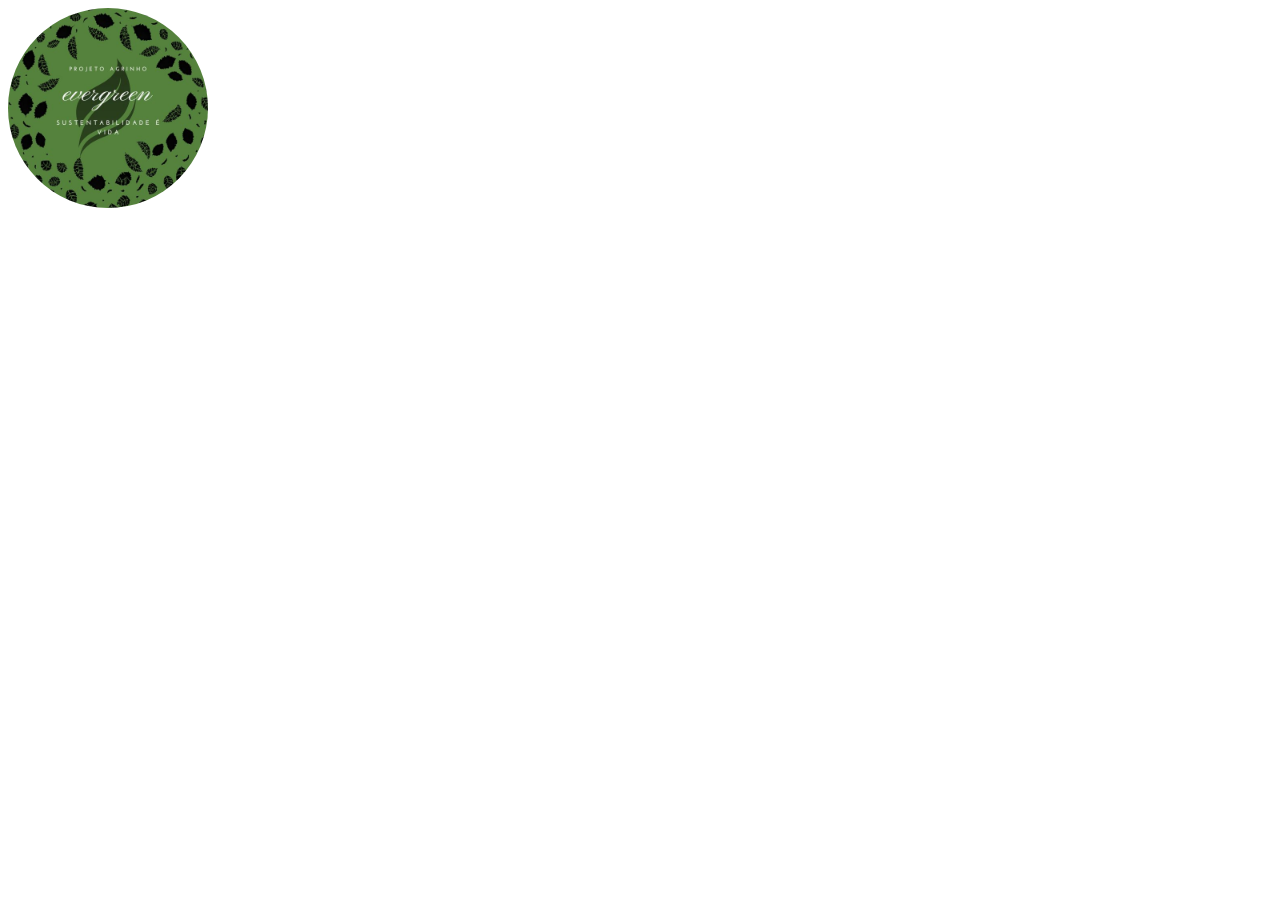
<file: imagem redonda/index.html>
<!DOCTYPE html>
<html lang="en">
<head>
    <meta charset="UTF-8">
    <meta name="viewport" content="width=device-width, initial-scale=1.0">
    <title>Document</title>
    <link rel="stylesheet" href="roda.css">
</head>
<body>
    <img src="evergreen (1).jpg" alt="profile">
    
</body>
</html>
</file>
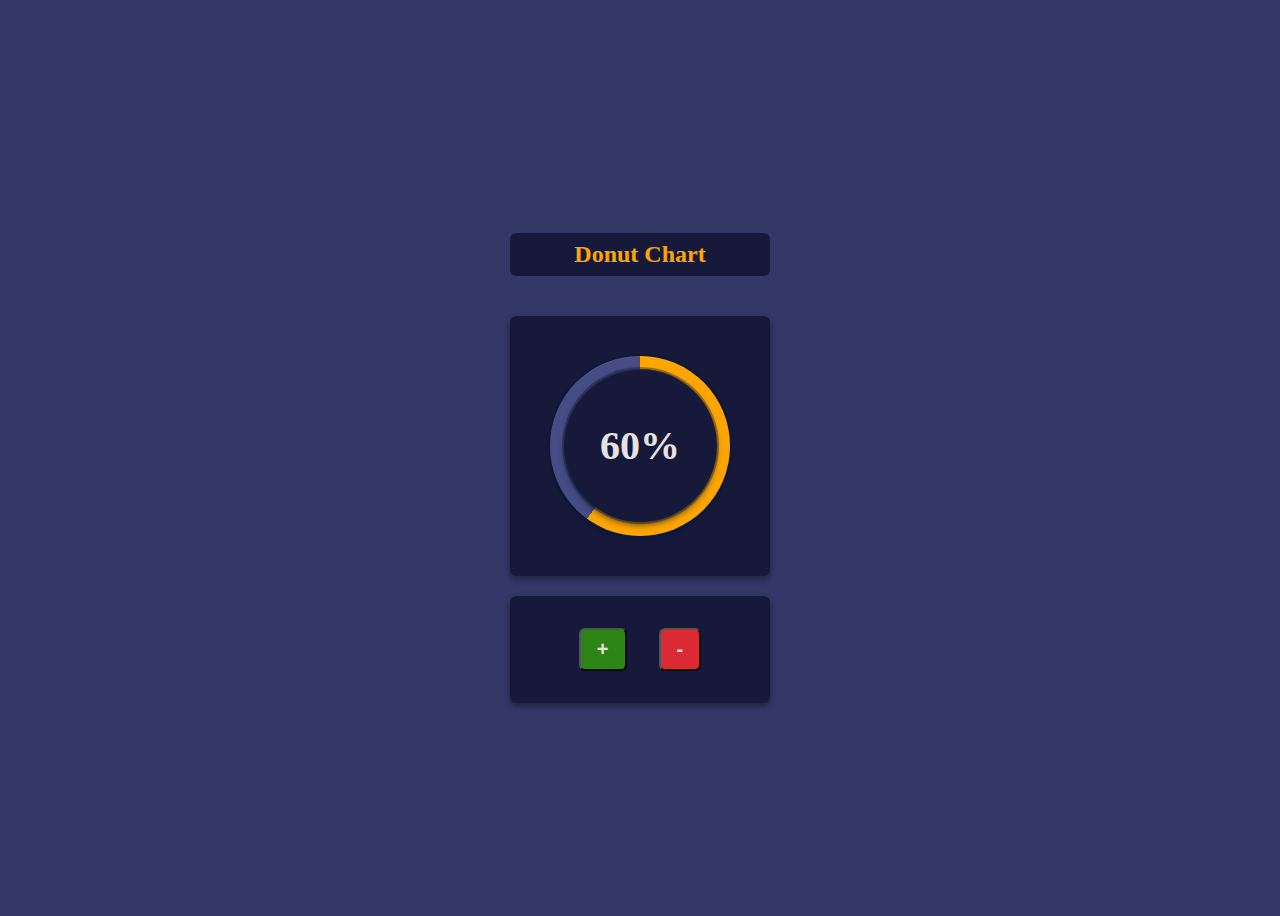
<file: T-j1/index.html>
<!DOCTYPE html>
<html lang="pt-br">
<head>
    <meta charset="UTF-8">
    <meta name="viewport" content="width=device-width, initial-scale=1.0">
    <title>Document</title>
    <link rel="stylesheet" href="style.css">
</head>
<body>
    
</body>
</html>

<head>
<meta charset="UTF-8">
<meta http-equiv="X-UA-Compatible" content="IE=edge">
<meta name="viewport" content="width=device-width, initial-scale=1.0">

<link rel="stylesheet" href="style.css">

<title>Donut Chart</title>

</head>

<body>

<div class="container">


<h2 class="title">Donut Chart</h2>

<div class="card">

<div id="circularProgressBar" class="progress-bar">
<div class="progress-bar-inner">
<h2 class="progress-value">100%</h2>
</div>
</div>
</div>

<div class="card card-button">
<button onclick="addValue(5);">+</button>
<button class="minus" onclick="decreaseValue(5);">-</button>
</div>

</div>

<script src="script.js"></script>

</body>

</html>
</file>
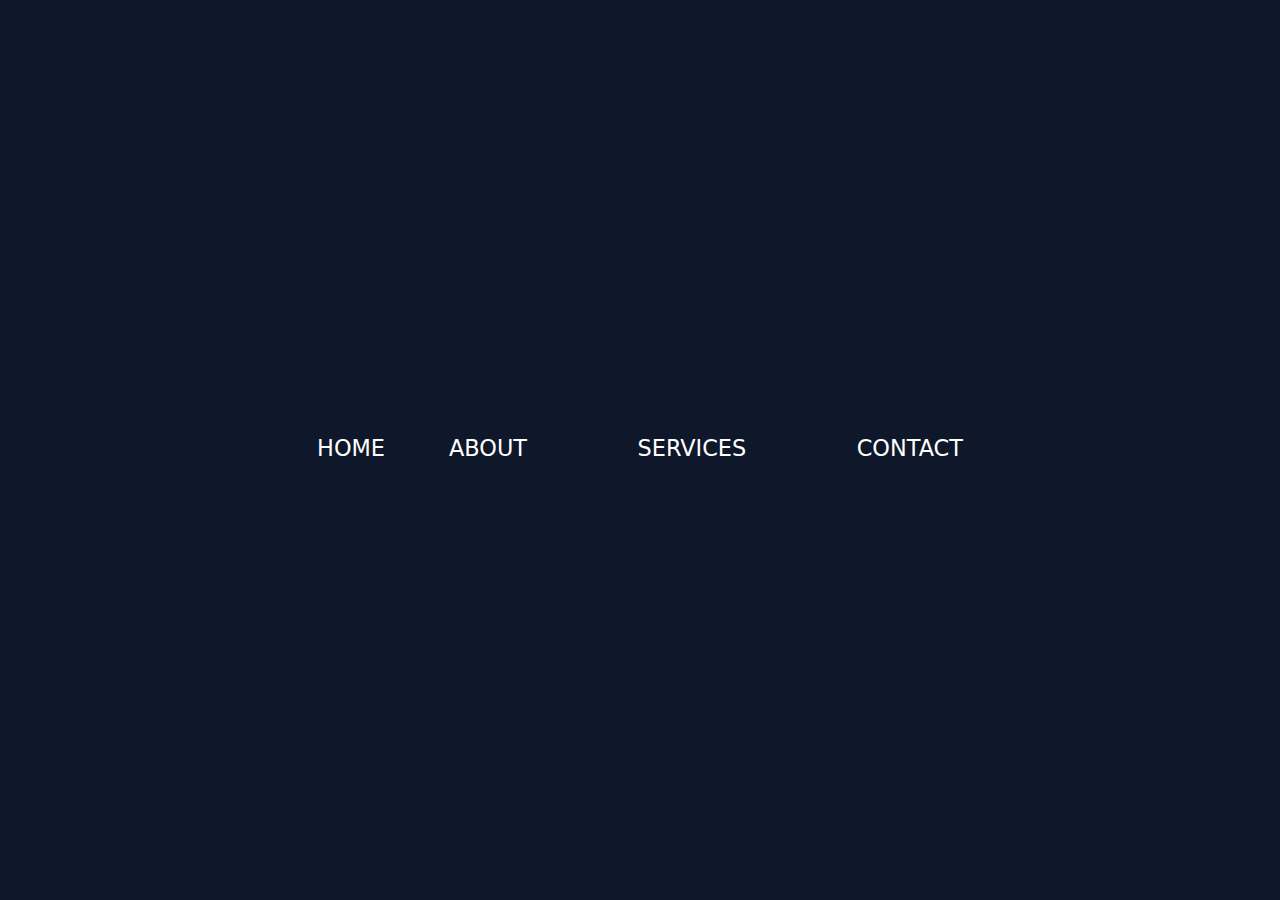
<file: T-j2/index.html>
<!DOCTYPE html>
<html lang="en">
<head>
    <meta charset="UTF-8">
    <meta name="viewport" content="width=device-width, initial-scale=1.0">
    <title>Document</title>
    <link rel="stylesheet" href="style.css">
</head>
<body>
    <nav>
        <button type="button" title="Home">
          <span>Home</span>
          <span class="material-symbols-outlined" aria-hidden="true">home</span>
          <svg viewBox="0 0 300 300" aria-hidden="true">
            <g>
              <text fill="currentColor">
                <textPath xlink:href="#circlePath">Home</textPath>
              </text>
              <text fill="currentColor">
                <textPath xlink:href="#circlePath" startOffset="50%">Home</textPath>
              </text>
            </g>
          </svg>
        </button>
        <button type="button">
          <span>About</span>
          <span class="material-symbols-outlined" aria-hidden="true">info</span>
          <svg viewBox="0 0 300 300" aria-hidden="true">
            <g>
              <text fill="currentColor">
                <textPath xlink:href="#circlePath">About</textPath>
              </text>
              <text fill="currentColor">
                <textPath xlink:href="#circlePath" startOffset="50%">About</textPath>
              </text>
            </g>
          </svg>
        </button>
        <button type="button">
          <span>Services</span>
          <span class="material-symbols-outlined" aria-hidden="true">linked_services</span>
          <svg viewBox="0 0 300 300" aria-hidden="true">
            <g>
              <text fill="currentColor">
                <textPath xlink:href="#circlePath">Services</textPath>
              </text>
              <text fill="currentColor">
                <textPath xlink:href="#circlePath" startOffset="50%">Services</textPath>
              </text>
            </g>
          </svg>
        </button>
        <button type="button">
          <span>Contact</span>
          <span class="material-symbols-outlined" aria-hidden="true">email</span>
          <svg viewBox="0 0 300 300">
            <g>
              <text fill="currentColor" aria-hidden="true">
                <textPath xlink:href="#circlePath">Contact</textPath>
              </text>
              <text fill="currentColor">
                <textPath xlink:href="#circlePath" startOffset="50%">Contact</textPath>
              </text>
            </g>
          </svg>
        </button>
      </nav>
      
      <!-- SVG template with dynamic text -->
      <svg version="1.1" xmlns="http://www.w3.org/2000/svg" xmlns:xlink="http://www.w3.org/1999/xlink" viewBox="0 0 300 300" width="0" height="0">
        <defs>
          <path id="circlePath" d="M 150, 150 m -50, 0 a 50,50 0 0,1 100,0 a 50,50 0 0,1 -100,0" />
        </defs>
      </svg>
    
</body>
</html>
</file>
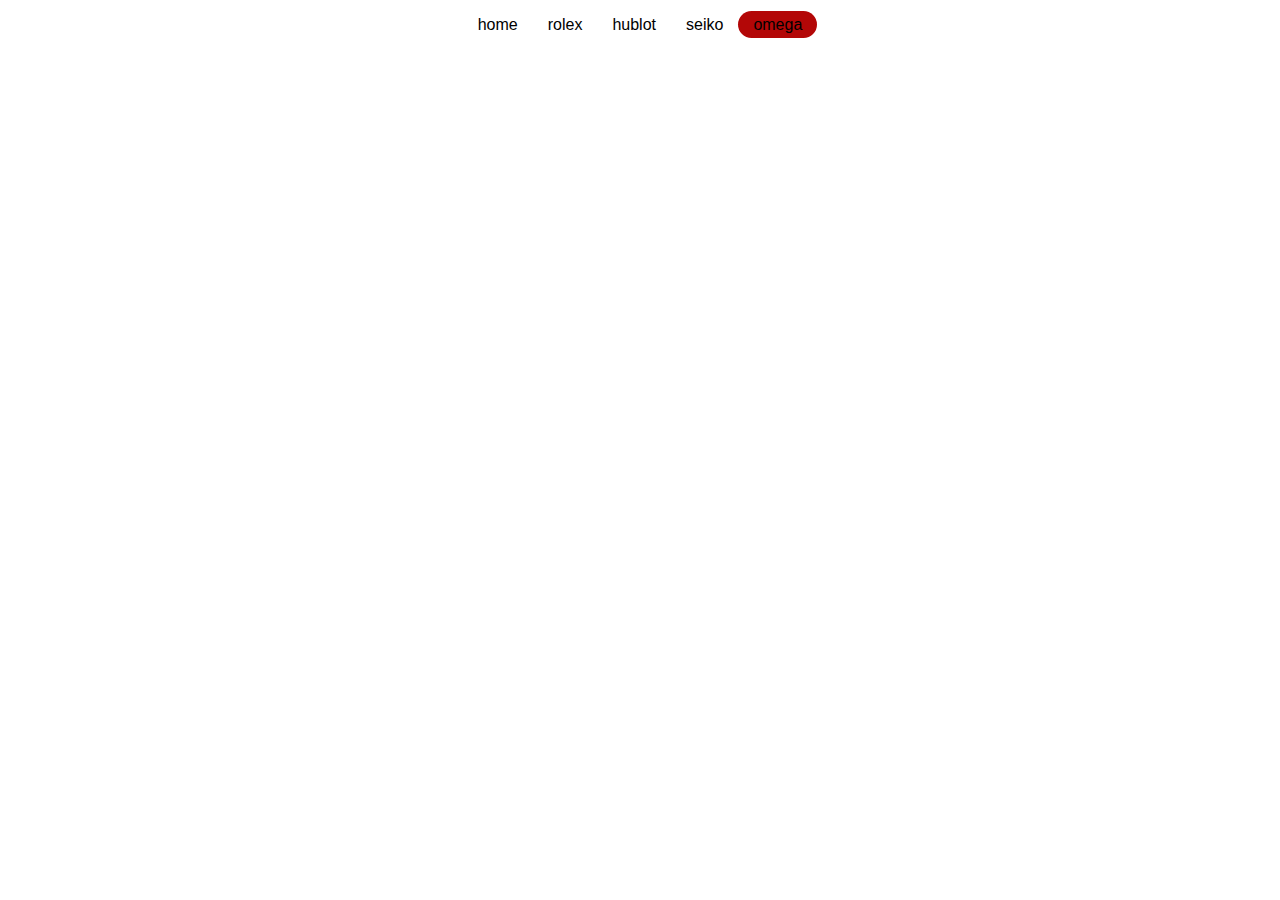
<file: cabeçalho/cabe.html>
<!DOCTYPE html>
<html lang="en">
<head>
    <meta charset="UTF-8">
    <meta name="viewport" content="width=device-width, initial-scale=1.0">
    <title>Document</title>
    <link rel="stylesheet" href="cabe.css">
</head>
<body>
    <header>
        <ul>
          <li><a href="pre.html">home</a></li>
          <li><a href="03.html">rolex</a></li>
          <li><a href="04.html">hublot</a></li>
          <li><a href="sk.html">seiko</a></li>
          <li><a href="01.html"class="active">omega</a></li>
        <ul>
    </header>
</body>
</html>
</file>
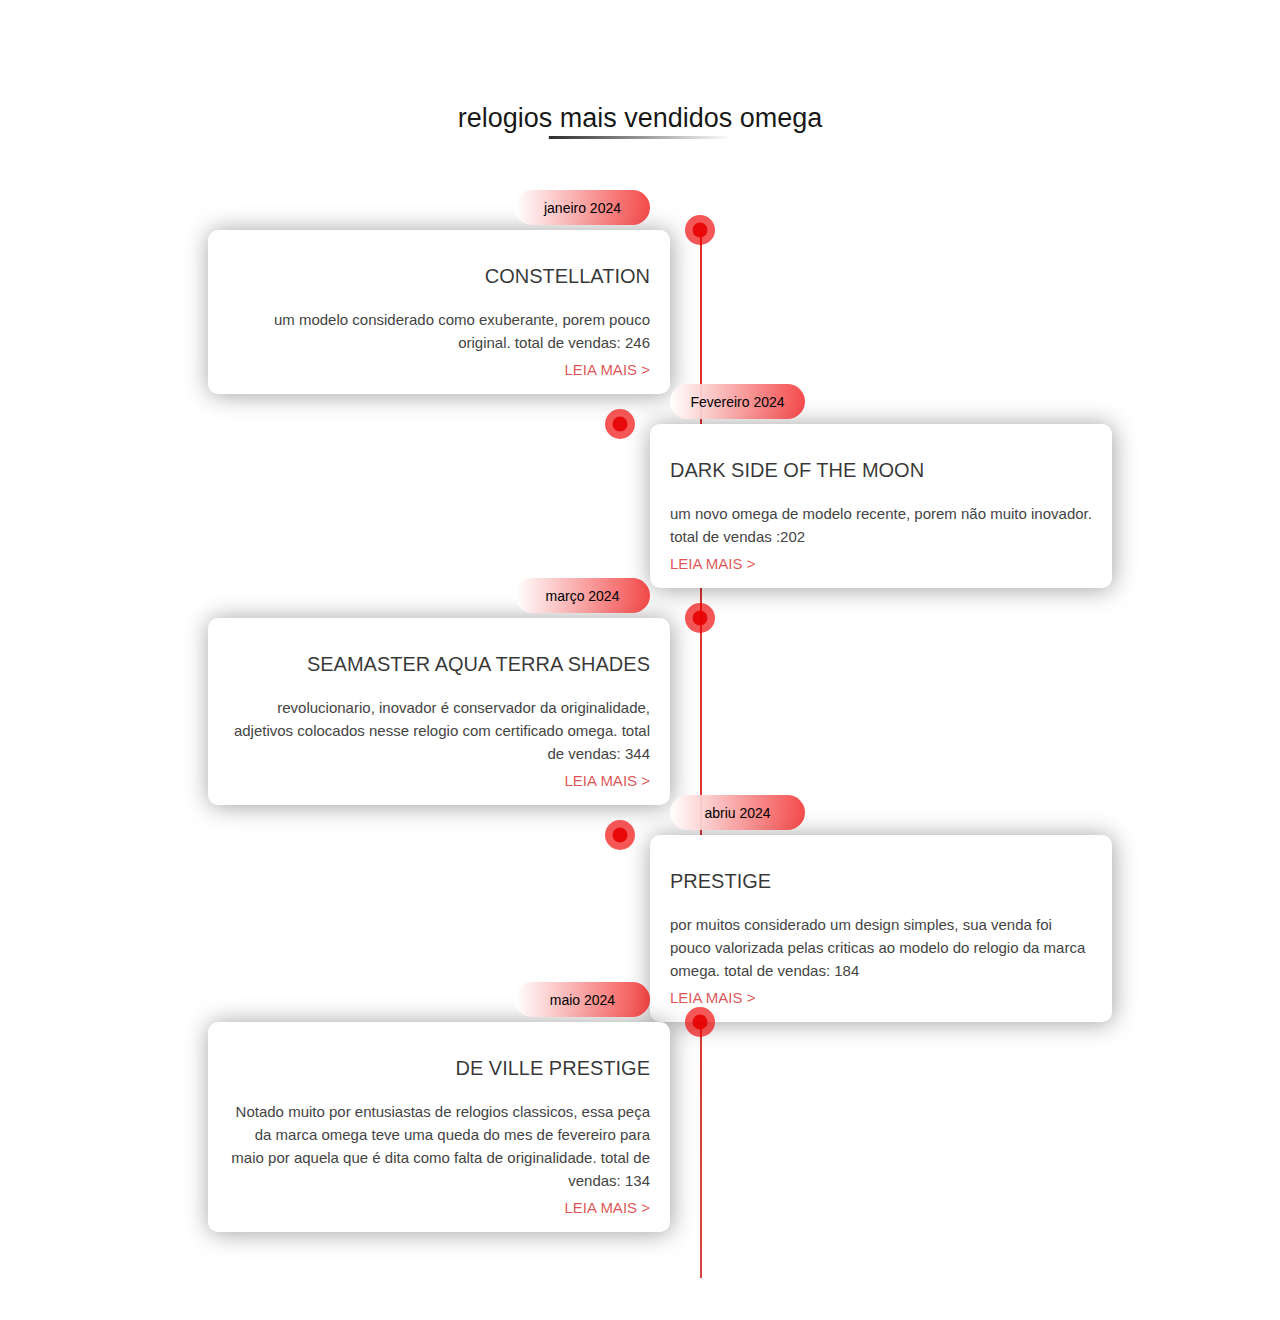
<file: linha/linha.html>
<!DOCTYPE html>
<html lang="en">
<head>
    <meta charset="UTF-8">
    <meta name="viewport" content="width=device-width, initial-scale=1.0">
    <title>Document</title>
    <link rel="stylesheet" href="linha.css">
</head>
<body>

<div class="main">
    <h5 class="heading">relogios mais vendidos omega</h5>
    <div class="container">
        <ul>
            <li>
                <h3 class="title">CONSTELLATION</h3>
                <p>um modelo considerado como exuberante, porem pouco original. total de vendas: 246</p>
                <a href="#">LEIA MAIS ></a>
                <span class="circle"></span>
                <span class="date">janeiro 2024</span>
            </li>
            <li>
                <h3 class="title">DARK SIDE OF THE MOON</h3>
                <p>um novo omega de modelo recente, porem não muito inovador. total de vendas :202</p>
                <a href="#">LEIA MAIS ></a>
                <span class="circle"></span>
                <span class="date">Fevereiro 2024</span>
            </li>
            <li>
                <h3 class="title">SEAMASTER AQUA TERRA SHADES</h3>
                <p>revolucionario, inovador é conservador da originalidade,
                     adjetivos colocados nesse relogio com certificado omega. total de vendas: 344</p>
                <a href="#">LEIA MAIS ></a>
                <span class="circle"></span>
                <span class="date">março 2024</span>
            </li>
            <li>
                <h3 class="title">PRESTIGE</h3>
                <p>por muitos considerado um design simples, sua venda foi pouco valorizada pelas criticas
                   ao modelo do relogio da marca omega. total de vendas: 184 </p>
                <a href="#">LEIA MAIS ></a>
                <span class="circle"></span>
                <span class="date">abriu 2024</span>
            </li>
            <li>
                <h3 class="title">DE VILLE PRESTIGE</h3>
                <p>Notado muito por entusiastas de relogios classicos, essa peça da marca omega teve uma queda do mes de fevereiro para maio
                    por aquela que é dita como falta de originalidade. 
                    total de vendas: 134</p>
                <a href="#">LEIA MAIS ></a>
                <span class="circle"></span>
                <span class="date">maio 2024</span>
            </li>
        </ul>
    </div>
 </div>
</body>
</html>
</file>
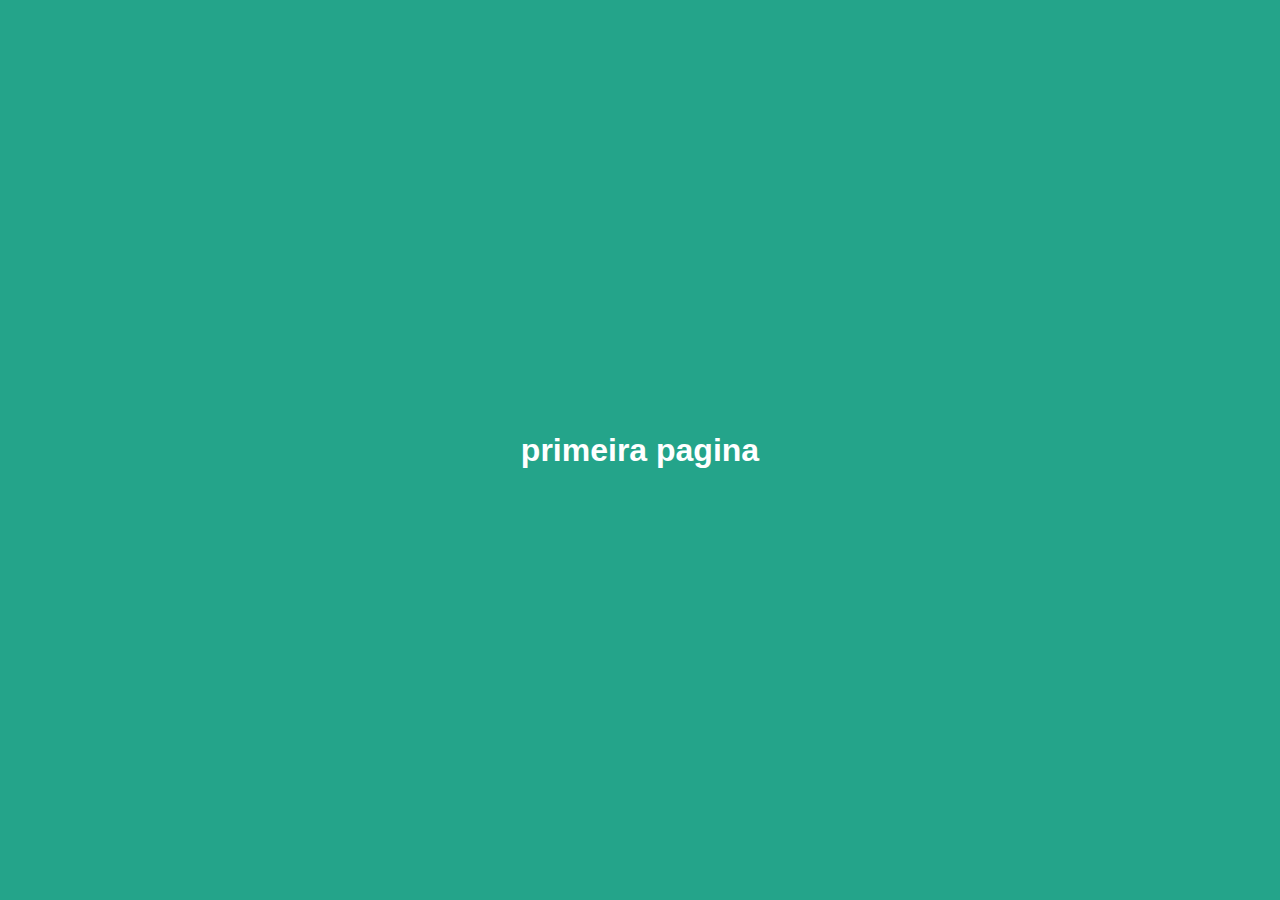
<file: paginacolor/car.html>
<!DOCTYPE html>
<html lang="en">
<head>
    <meta charset="UTF-8">
    <meta http-equiv="X-UA-Compatible" content="IE=edge">
    <meta name="viewport" content="width=device-width, initial-scale=1.0">
    <title>Document</title>
    <link rel="stylesheet" href="car.css">
</head>
<body>
    <div class="container">
        <section class="one">
            <h1>primeira pagina</h1>
        </section>
        <section class="two">
            <h1>segunda pagina</h1>
        </section>
        <section class="three">
            <h1>terceira pagina</h1>
        </section>
        <section class="four">
            <h1>quarta pagina</h1>
        </section>
    </div>
  </body>
</html>
</file>
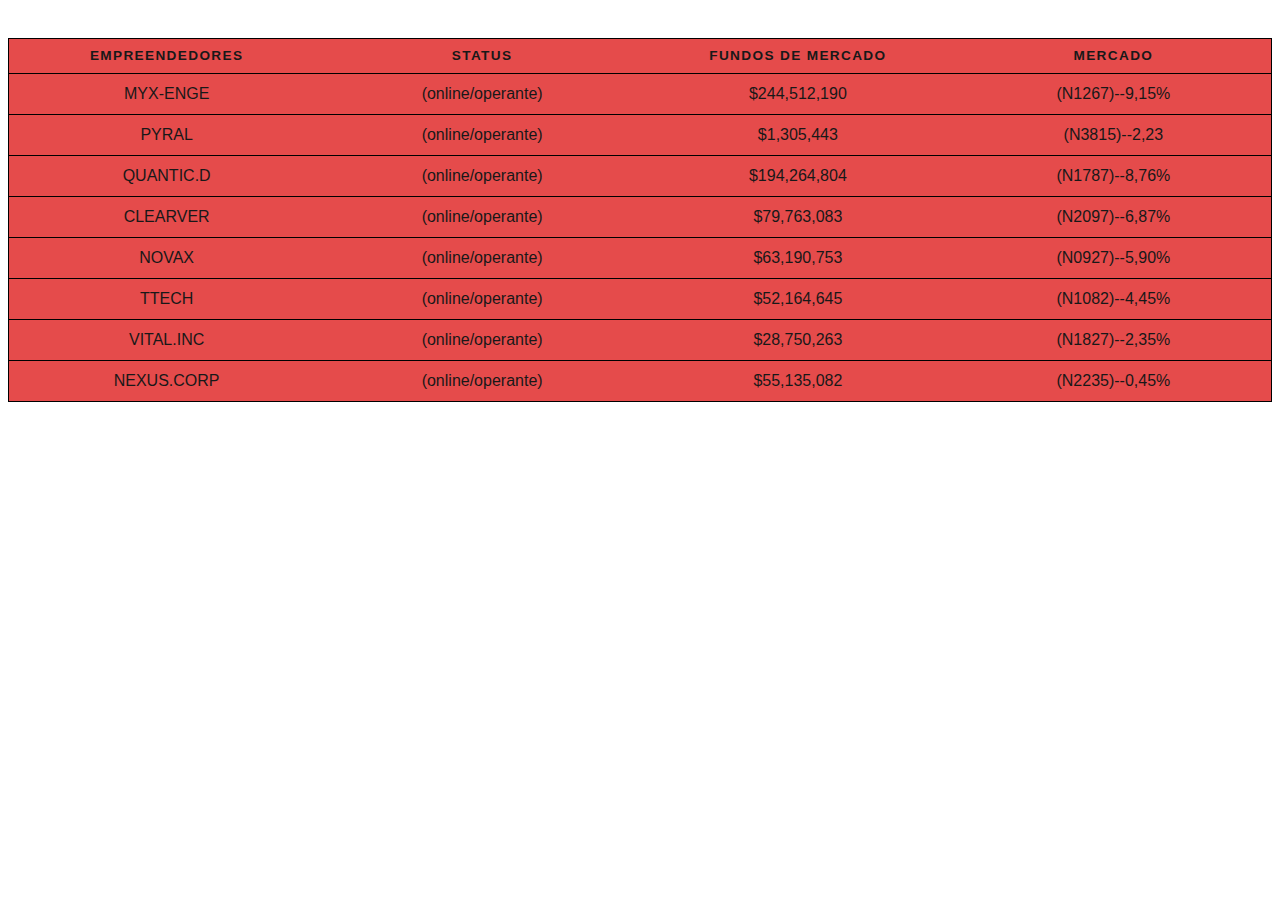
<file: tabela/tab.html>
<!DOCTYPE html>
<html lang="en">
<head>
    <meta charset="UTF-8">
    <meta name="viewport" content="width=device-width, initial-scale=1.0">
    <title>Document</title>
    <link rel="stylesheet" href="tab.css">
</head>
<body>
    <table>
    <caption></caption>
    <head>
      <tr>
        <th scope="col">empreendedores</th>
        <th scope="col">status</th>
        <th scope="col">fundos de mercado</th>
        <th scope="col">mercado</th>
      </tr>
      <tr>
        <td data-label="empreendedores">MYX-ENGE</td>
        <td data-label="status">(online/operante)</td>
        <td data-label="fundos de mercado">$244,512,190</td>
        <td data-label="mercado">(N1267)--9,15%</td>
      </tr>
      <tr>
        <td scope="row" data-label="empreendedores">PYRAL</td>
        <td data-label="status">(online/operante)</td>
        <td data-label="fundos de mercado">$1,305,443</td>
        <td data-label="mercado">(N3815)--2,23</td>
      </tr>
      <tr>
        <td scope="row" data-label="empreendedores">QUANTIC.D</td>
        <td data-label="status">(online/operante)</td>
        <td data-label="fundos de mercado">$194,264,804</td>
        <td data-label="mercado">(N1787)--8,76%</td>
      </tr>
      <tr>
        <td scope="row" data-label="empreendedores">CLEARVER</td>
        <td data-label="status">(online/operante)</td>
        <td data-label="fundos de mercado">$79,763,083</td>
        <td data-label="mercado">(N2097)--6,87%</td>
      </tr>
      <tr>
        <td data-label="empreendedores">NOVAX</td>
        <td data-label="status">(online/operante)</td>
        <td data-label="fundos de mercado">$63,190,753</td>
        <td data-label="mercado">(N0927)--5,90%</td>
      </tr>
      <tr>
        <td data-label="empreendedores">TTECH</td>
        <td data-label="status">(online/operante)</td>
        <td data-label="fundos de mercado">$52,164,645</td>
        <td data-label="mercado">(N1082)--4,45%</td>
      </tr>
      <tr>
        <td data-label="empreendedores">VITAL.INC</td>
        <td data-label="status">(online/operante)</td>
        <td data-label="fundos de mercado">$28,750,263</td>
        <td data-label="mercado">(N1827)--2,35%</td>
      </tr>
      <tr>
        <td data-label="empreendedores">NEXUS.CORP</td>
        <td data-label="status">(online/operante)</td>
        <td data-label="fundos de mercado">$55,135,082</td>
        <td data-label="mercado">(N2235)--0,45%</td>
      </tr>
    </body>
  </table>
</body>
</html>
</file>
<file: imagem redonda/roda.css>
img{
    /*arredonda a imagem*/
    border-radius: 100%;
    /*deixa a imagem quadrada*/
    height: 200px;
    width: 200px;
    /*nao deixa que a imagem fique esticada*/
    object-fit: cover;
    /*deixa a imagem centralizada*/
    background-position: center center;
  }
</file>
<file: T-j1/style.css>
*:before {
    margin: 0;
    padding: 0;
    border: 0;
    font-size: 100%;
    vertical-align: baseline;
    text-decoration: none;
    }
    :root {
    --dark-blue: #17193b;
    --purple: #474d84;
    --purple-secondary: #333867;
    --green: #2d8515;
    --red: #db2a34;
    --orange: orange;
    --title-primary-color: rgb(231 226 226);
    }
    body {
    height: 100vh;
    display: flex;
    justify-content: center;
    align-items: center;
    background-color: var(--purple-secondary);
    }
    .container {
    display: flex;
    flex-direction: column;
    justify-content: center;
    gap: 20px;
    }
    .title {
    padding: 0.5rem;
    border-radius: 6px;
    background: var(--dark-blue);
    text-align: center;
    color: var(--orange);
    font-weight: 900;
    font-size: 24px;
    }
    .card {
    display: flex;
    justify-content: center;
    align-items: center;
    padding: 40px;
    border-radius: 6px;
    background: var(--dark-blue);
    box-shadow: rgba(0, 0, 0, 0.16) 0px 3px 6px, rgba(0, 0, 0, 0.23) 0px 3px 6px;
    }
    .card-button {
    gap: 2rem;
    padding: 2rem;
    }
    button {
    padding: 0.5rem 1rem;
    border-radius: 6px;
    font-weight: 700;
    font-size: 20px;
    background-color: var(--green);
    color: var(--title-primary-color);
    }
    button.minus {
    background-color: var(--red);
    }
    button:hover {
    transform: scale(0.99);
    }
    button:active {
    background-color: rgb(128, 171, 74);
    transform: scale(0.96);
    transition: all 0.3s ease 0s;
    }
    .progress-bar {
    height: 180px;
    width: 180px;
    display: flex;
    align-items: center;
    justify-content: center;
    background: conic-gradient(orange 360deg, purple 0deg);
    border-radius: 50%;
    /* animation: pulse 3s infinite; */
    transition: all ease;
    box-shadow: rgba(6, 24, 44, 0.4) 0px 0px 0px 2px,
    rgba(6, 24, 44, 0.65) 0px 4px 6px -1px,
    rgba(255, 255, 255, 0.08) 0px 1px 0px inset;
    }
    .progress-bar-inner {
    width: 85%;
    height: 85%;
    display: flex;
    align-items: center;
    justify-content: center;
    background: var(--dark-blue);
    border-radius: 50%;
    box-shadow: rgba(6, 24, 44, 0.4) 0px 0px 0px 2px,
    rgba(6, 24, 44, 0.65) 0px 4px 6px -1px,
    rgba(255, 255, 255, 0.08) 0px 1px 0px inset;
    }
    .progress-bar-inner h2 {
    color: var(--title-primary-color);
    font-weight: 900;
    font-size: 40px;
    }
</file>
<file: cabeçalho/cabe.css>
canvas {
    display: block;
    margin: 0 auto;
}
header .logo
{
 color:rgb(0, 0, 0);
 font-weight: 700;
 text-decoration: none;
 font-size: 2em;
 text-transform: uppercase;
 letter-spacing: 2px;
 transition: .4s;
}
header ul
{
 display: flex;
 justify-content: center;
 align-items: center;
 font-family: 'Poppins', sans-serif;
}
header ul
{
  list-style: none;
  margin-left: 10px;
}
header ul li a
{
  text-decoration: none;
  padding: 5px 15px;
  color: rgb(0, 0, 0);
  border-radius: 20px;
}
header ul li a:hover,
header ul li a.active
{
  background: rgb(179, 7, 7);
  color: rgb(0, 0, 0);
}
section
{
  width: 150%;
  background: rgb(0, 0, 0);
  background-position:10% 5% ;
  height: 10px;
  padding:100px;
  transform: translateY(800px);
  align-items: center;
}
#text
{
  position: absolute;
  color: rgba(194, 5, 5, 0.877);
  white-space: nowrap;
  font-size: 7.5vw;
  font-size: 1.5em;}
</file>
<file: linha/linha.css>
.main {
    width: 100%;
    height: auto;
    background-color: rgb(255, 255, 255);
    font-family: 'Poppins', sans-serif;
    padding: 50px 0;
    display: grid;
    place-items: center;
}

.main .heading {
    font-size: 27px;
    font-weight: 500;
    color: rgba(0, 0, 0, 0.904);
    position: relative;
    margin-bottom: 80px;
}

.heading::after {
    position: absolute;
    content: ' ';
    width: 50%;
    height: 3px;
    left: 50%;
    bottom: -5px;
    background-image: linear-gradient(to right, rgba(0, 0, 0, 0.822), #fff);
    transform: translateX(-50%);
}

.container {
    width: 70%;
    height: auto;
    position: relative;
}

.container::after {
    position: absolute;
    content: ' ';
    width: 2px;
    height: 100%;
    background-image: linear-gradient(to bottom, rgba(219, 11, 11, 0.863),rgba(209, 0, 0, 0.753));
}

.container ul {
    list-style: none;
}

.container ul li {
    width: 50%;
    height: auto;
    padding: 15px 20px;
    background-color: #fff;
    box-shadow: 1px 1px 25px rgba(0, 0, 0, 0.384);
    border-radius: 10px;
    margin-bottom: 30px;
    z-index: 99;
    position: relative;
}

.container ul li:nth-child(odd) {
    float: left;
    clear: right;
    transform: translateX(-30px);
    text-align: right;
}

.container ul li:nth-child(odd) .date {
    right: 20px;
}

.container ul li:nth-child(even) {
    float: right;
    clear: left;
    transform: translateX(30px);
}

.container ul li:nth-child(4) {
    margin-bottom: 0;
}

.container ul li .title {
    font-size: 20px;
    font-weight: 500;
    color: rgba(0, 0, 0, 0.795);
}

ul li p{
    font-size: 15px;
    color: #444;
    margin: 7px 0;
    line-height: 23px;
}

ul li a {
    font-size: 15px;
    color: rgba(212, 27, 27, 0.767);
    text-decoration: none;
}

ul li .date {
    position: absolute;
    top: -40px;
    width: 135px;
    height: 35px;
    border-radius: 20px;
    color: #000000;
    background-image: linear-gradient(to right, rgb(255, 255, 255), rgba(240, 0, 0, 0.705));
    display: grid;
    place-items: center;
    font-size: 14px;
}

.container ul li .circle {
    width: 30px;
    height: 30px;
    background-color: rgba(240, 0, 0, 0.658);
    border-radius: 50%;
    position: absolute;
    top: 0;
}

.container ul li .circle::after {
    content: ' ';
    width: 15px;
    height: 15px;
    background-color: rgba(230, 0, 0, 0.884);
    border-radius: 50%;
    position: absolute;
    top: 50%;
    left: 50%;
    transform: translate(-50%, -50%);
}

.container ul li:nth-child(odd) .circle{
    right: -30px;
    transform: translate(50%, -50%);
}

.container ul li:nth-child(even) .circle{
    left: -30px;
    transform: translate(-50%, -50%);
}

/* Responsividade do elemento */
@media screen and (max-width:1224px) {
    .container {
        width: 85%;
    }
}

@media screen and (max-width:933px) {
    .container {
        width: 80%;
        transform: translateX(15px);
    }

    .container ul::after {
        left: -30px;
    }
    
    .container ul li {
        width: 100%;
        float: none;
        clear: none;
        margin-bottom: 80px;
    }

    .container ul li:nth-child(odd) {
        transform: translateX(0);
        text-align: left;

    }

    .container ul li:nth-child(odd) .date {
        left: 20px;
    }

    .container ul li:nth-child(odd) .circle {
        left: -30px;
        transform: translate(-50%, -50%);
    }

    .container ul li:nth-child(even) {
        transform: translateX(0);
        
    }
}
</file>
<file: paginacolor/car.css>
* {
    margin: 0;
    padding: 0;
    box-sizing: border-box;
    font-family: sans-serif;
}

section {
    height: 100vh;
    display: flex;
    justify-content: center;
    align-items: center;
    color: white;
    scroll-snap-align: start;

}
.container{
    scroll-snap-type: y mandatory ;
    overflow-y: scroll;
    height: 100vh;
    scroll-padding: 100px;
}

.one {
    background-color: rgb(36, 164, 138);
}
.two {
    background: rgb(211, 79, 79);
    height: 50vh;
}
.three {
    background: rgb(67, 91, 175);
    height: 300vh;
}
.four {
    background: lightsalmon
}
</file>
<file: tabela/tab.css>
table {
    border: 1px solid #ccc;
    border-collapse: collapse;
    margin: 0;
    padding: 0;
    width: 100%;
    table-layout: fixed;
  }
  
  table caption {
    font-size: 1.5em;
    margin: .5em 0 .75em;
  }
  
  table tr {
    background-color: rgba(221, 13, 13, 0.824);
    opacity: 0.9;
    border: 1px solid #000000;
    padding: .35em;
  }
  
  table th,
  table td {
    padding: .625em;
    text-align: center;
  }
  
  table th {
    font-size: .85em;
    letter-spacing: .1em;
    text-transform: uppercase;
  }
  
  @media screen and (max-width: 600px) {
    table {
      border: 0;
    }
  
    table caption {
      font-size: 1.3em;
    }
    
    table thead {
      border: none;
      clip: rect(0 0 0 0);
      height: 1px;
      margin: -1px;
      overflow: hidden;
      padding: 0;
      position: absolute;
      width: 1px;
    }
    
    table tr {
      border-bottom: 3px solid #ddd;
      display: block;
      margin-bottom: .625em;
    }
    
    table td {
      border-bottom: 1px solid #ddd;
      display: block;
      font-size: .8em;
      text-align: right;
    }
    
    table td::before {
    
      content: attr(data-label);
      float: left;
      font-weight: bold;
      text-transform: uppercase;
    }
    
    table td:last-child {
      border-bottom: 0;
    }
  }

  
  /* general styling */
  body {
    font-family: "Open Sans", sans-serif;
    line-height: 1.25;
  }
</file>
<file: T-j2/style.css>
*{
    margin: 0;
    padding: 0;
    box-sizing: border-box;
}
/* reset button */
button {
    appearance: none;
    background-color: transparent;
    border: none;
    cursor: pointer;
    outline: none;
    padding: 0;
    margin: 0;
    font-family: inherit;
    font-size: inherit;
    color: inherit;
    text-decoration: none;
    text-transform: none;
    line-height: normal;
    overflow: visible;
}

body{
    min-height: 100svh;
    background-color: rgb(15, 23, 42);
    color: white;
    display: grid;
    place-content: center;
    font-size: 1rem;
    font-family: system-ui;
}

nav {
    --_clr-txt: rgb(255, 255, 255);
    --_clr-txt-svg: rgb(147, 158, 184);
    --_ani-speed: 6s; /* speed of rotating text */

    display: flex;
    /*flex-wrap: wrap;*/
    gap: 1rem;
    font-size: 1.4rem;
}
nav>button {
    position: relative;
    display: grid;
    place-content: center;
    grid-template-areas: 'stack';
    padding: 0 1.5rem;
    text-transform: uppercase;
    font-weight: 300;
}

/* place button items on top of each other */
nav>button>span {
    transition: all 300ms ease-in-out;
    grid-area: stack;
}
/* nav icon */
nav>button>span:last-of-type {
    margin-top: 0.25rem;
    transform: scale(0);
    transition-delay: 0ms;
    border-radius: 50%;
}
/* hover - hide text */
nav>button:focus-visible>span:first-of-type,
nav>button:hover>span:first-of-type {
    transform: scale(0);
}
/* hover - reveal icon */
nav>button:focus-visible>span:last-of-type,
nav>button:hover>span:last-of-type {
    transform: scale(1);
}

/* nav SVG circular text*/
nav>button>svg {
    position: absolute;
    width: 200px;
    height: 200px;
    top: 50%;
    left: 50%;
    transform: translate(-50%, -50%);
    transform-origin: center;
    opacity: 0;
    text-transform: uppercase;
    transition: all 300ms ease-in-out;
    color: var(--_clr-txt-svg);
}
/* hover - reveal rotating SVG */
nav>button:focus-visible>svg,
nav>button:hover>svg {
    transform: translate(-50%, -50%) scale(1);
    opacity: 1;
    transition-delay: 150ms;
    transition: all 300ms ease-in-out;
}
/*
@supports (-webkit-touch-callout: none) {
  /* specific to iOS devices * / 
  button svg {
      /* adjust position for iOS * /
      translate: -50% -50%;
      animation: rotate var(--_ani-speed) linear infinite;
  }
}
@supports not (-webkit-touch-callout: none) {
 */


 button svg g {
    transform-origin: center;
    animation: rotate var(--_ani-speed) linear infinite;
 }


@keyframes rotate {
    0% {
        transform: rotate(0deg);
    }
    100% {
        transform: rotate(360deg);
    }
}
</file>
